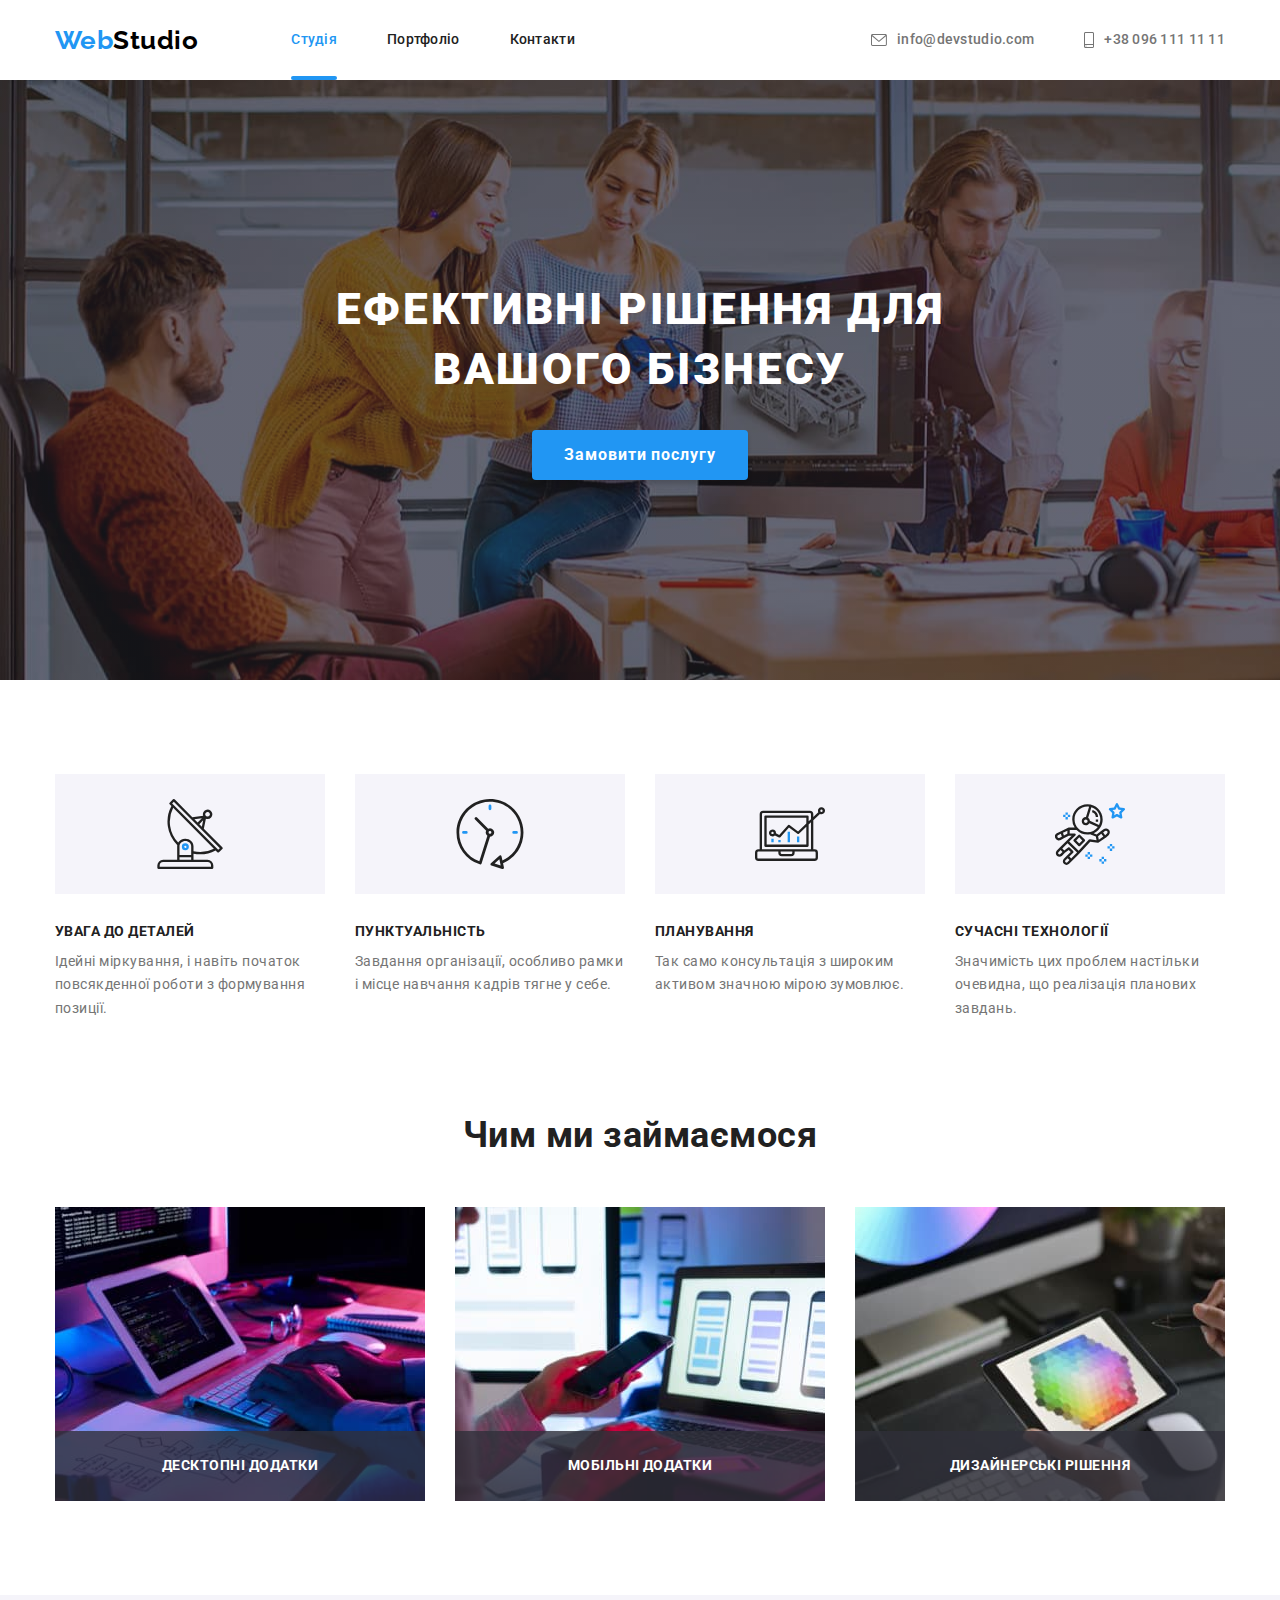
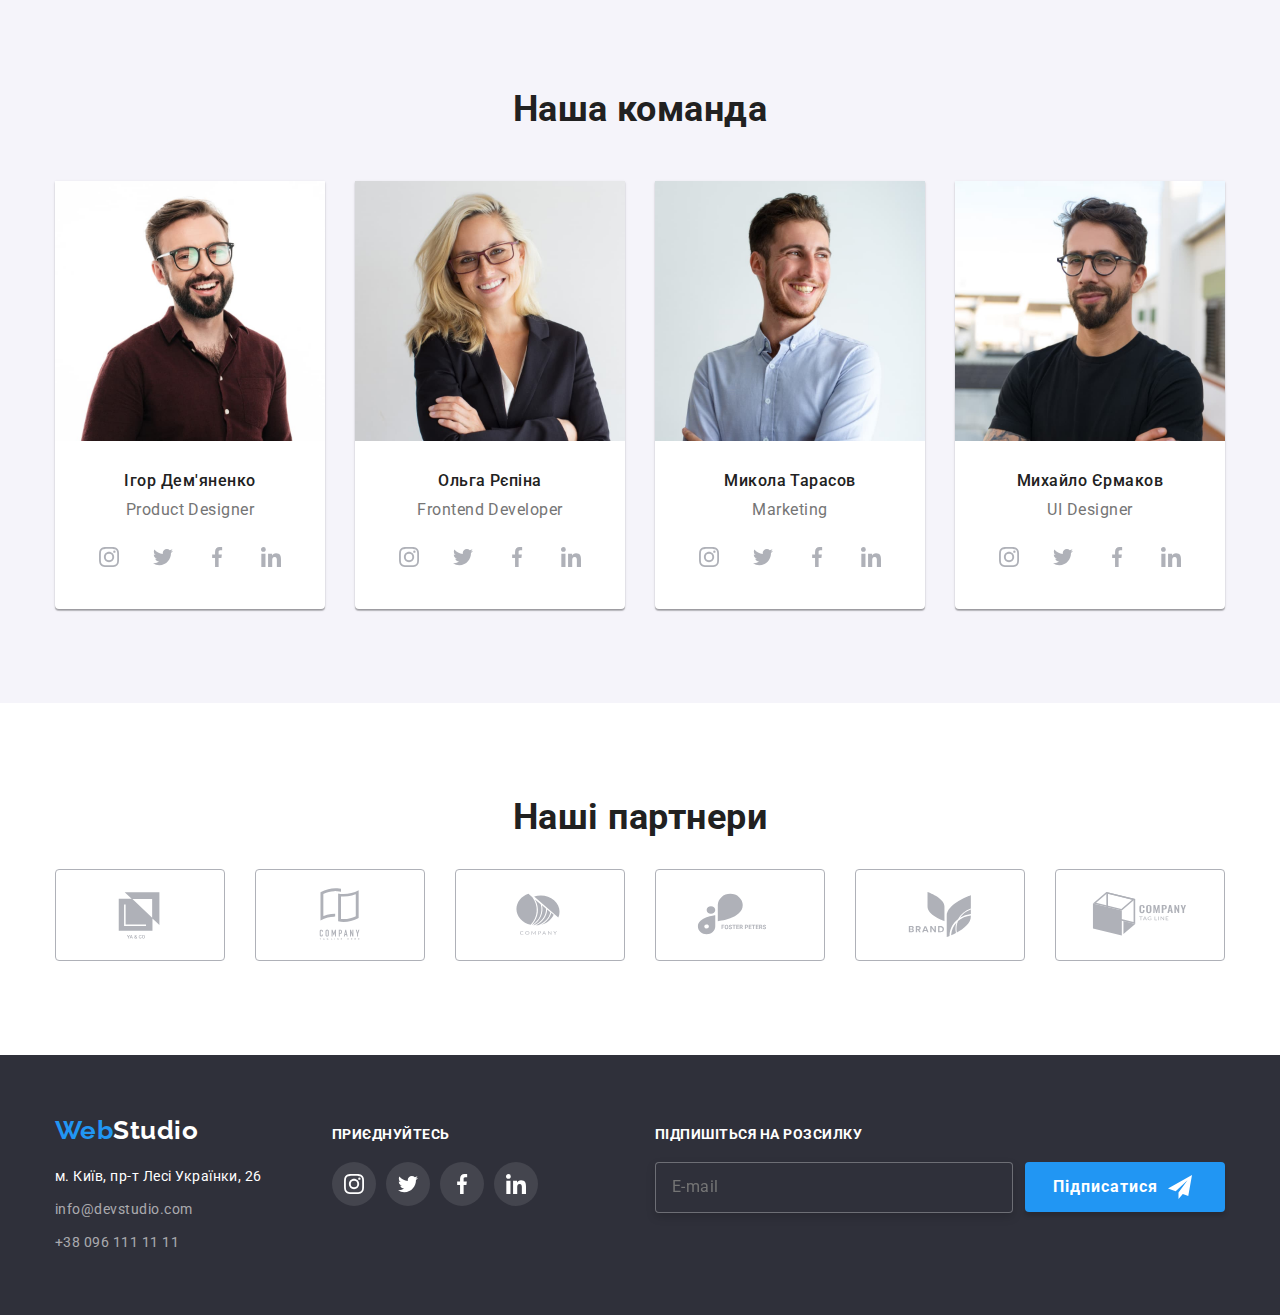
<file: index.html>
<!DOCTYPE html>
<html lang="uk">
  <head>
    <meta charset="UTF-8" />
    <meta http-equiv="X-UA-Compatible" content="IE=edge" />
    <meta name="viewport" content="width=device-width, initial-scale=1.0" />
    <title>Студія</title>
    <!-- Нормалізація -->
    <link
      rel="stylesheet"
      href="https://cdnjs.cloudflare.com/ajax/libs/modern-normalize/1.1.0/modern-normalize.min.css"
    />
    <!-- Шрифти -->
    <link rel="preconnect" href="https://fonts.googleapis.com" />
    <link rel="preconnect" href="https://fonts.gstatic.com" crossorigin />
    <link
      href="https://fonts.googleapis.com/css2?family=Raleway:wght@700&family=Roboto:wght@400;500;700;900&display=swap"
      rel="stylesheet"
    />
    <!-- Стилі -->
    <link rel="stylesheet" href="./css/styles.css" />
  </head>
  <body>
    <!--Шапка сторінки-->
    <header>
      <div class="container">
        <div class="header-container">
          <nav class="header-nav">
            <a href="./index.html" class="logo header-logo">
              <span class="first-color-logo">Web</span>Studio
            </a>
            <ul class="site-nav">
              <li class="nav-item"><a href="./index.html" class="nav-link current">Студія</a></li>
              <li class="nav-item"><a href="./portfolio.html" class="nav-link">Портфоліо</a></li>
              <li class="nav-item"><a href="" class="nav-link"> Контакти </a></li>
            </ul>
          </nav>
          <ul class="contact-info">
            <li class="contact-item">
              <a href="mailto:info@devstudio.com" class="contact-link">
                <svg class="mailto" width="16" height="12">
                  <use href="./images/icons/icons.svg#icon-envelope"></use>
                </svg>
                info@devstudio.com
              </a>
            </li>
            <li class="contact-item">
              <a href="tel:+380961111111" class="contact-link">
                <svg class="smartphone" width="10" height="16">
                  <use href="./images/icons/icons.svg#icon-smartphone"></use>
                </svg>
                +38 096 111 11 11
              </a>
            </li>
          </ul>
        </div>
      </div>
    </header>

    <!--Основний контент сторінки-->
    <main>
      <!--Банер-->
      <section class="section-banner">
        <h1 class="banner-title">Ефективні рішення для вашого бізнесу</h1>
        <button type="button" class="button primery" data-modal-open>Замовити послугу</button>
      </section>

      <!--Особливості-->
      <section class="section features">
        <div class="container">
          <h2 class="features-title visually-hidden">Особливості</h2>
          <ul class="features-list">
            <li class="features-item">
              <div class="features-icon-conteiner">
                <svg class="features-icon" width="70" height="70">
                  <use href="./images/icons/icons.svg#icon-antenna"></use>
                </svg>
              </div>
              <h3 class="features-accent">Увага до деталей</h3>
              <p class="features-text">
                Ідейні міркування, і навіть початок повсякденної роботи з формування позиції.
              </p>
            </li>
            <li class="features-item">
              <div class="features-icon-conteiner">
                <svg class="features-icon" width="70" height="70">
                  <use href="./images/icons/icons.svg#icon-clock"></use>
                </svg>
              </div>
              <h3 class="features-accent">Пунктуальність</h3>
              <p class="features-text">
                Завдання організації, особливо рамки і місце навчання кадрів тягне у себе.
              </p>
            </li>
            <li class="features-item">
              <div class="features-icon-conteiner">
                <svg class="features-icon" width="70" height="70">
                  <use href="./images/icons/icons.svg#icon-diagram"></use>
                </svg>
              </div>
              <h3 class="features-accent">Планування</h3>
              <p class="features-text">
                Так само консультація з широким активом значною мірою зумовлює.
              </p>
            </li>
            <li class="features-item">
              <div class="features-icon-conteiner">
                <svg class="features-icon" width="70" height="70">
                  <use href="./images/icons/icons.svg#icon-astronaut"></use>
                </svg>
              </div>
              <h3 class="features-accent">Сучасні технології</h3>
              <p class="features-text">
                Значимість цих проблем настільки очевидна, що реалізація планових завдань.
              </p>
            </li>
          </ul>
        </div>
      </section>

      <!--Чим ми займаємось-->
      <section class="section work">
        <div class="container">
          <h2 class="work-title">Чим ми займаємося</h2>
          <ul class="work-list">
            <li class="work-item">
              <img src="./images/main-page/box-1.jpg" alt="Бокс 1" width="370" />
              <p class="work-description">Десктопні додатки</p>
            </li>
            <li class="work-item">
              <img src="./images/main-page/box-2.jpg" alt="Бокс 2" width="370" />
              <p class="work-description">Мобільні додатки</p>
            </li>
            <li class="work-item">
              <img src="./images/main-page/box-3.jpg" alt="Бокс 3" width="370" />
              <p class="work-description">Дизайнерські рішення</p>
            </li>
          </ul>
        </div>
      </section>

      <!--Наша команда-->
      <section class="section our-team">
        <div class="container">
          <h2 class="team-title">Наша команда</h2>
          <ul class="team-list">
            <li class="team-item">
              <img
                class="team-foto"
                src="./images/main-page/img-1.jpg"
                alt="Ігор Дем'яненко"
                width="270"
              />
              <div class="team-description">
                <h3 class="team-people">Ігор Дем'яненко</h3>
                <p lang="en" class="team-job">Product Designer</p>
                <ul class="team-socials-list">
                  <li class="socials-item">
                    <a class="socials-link" href="#">
                      <svg class="socials-icon" width="20" height="20">
                        <use href="./images/icons/icons.svg#icon-instagram"></use>
                      </svg>
                    </a>
                  </li>
                  <li class="socials-item">
                    <a class="socials-link" href="#">
                      <svg class="socials-icon" width="20" height="20">
                        <use href="./images/icons/icons.svg#icon-twitter"></use>
                      </svg>
                    </a>
                  </li>
                  <li class="socials-item">
                    <a class="socials-link" href="#">
                      <svg class="socials-icon" width="20" height="20">
                        <use href="./images/icons/icons.svg#icon-facebook"></use>
                      </svg>
                    </a>
                  </li>
                  <li class="socials-item">
                    <a class="socials-link" href="#">
                      <svg class="socials-icon" width="20" height="20">
                        <use href="./images/icons/icons.svg#icon-linkedin"></use>
                      </svg>
                    </a>
                  </li>
                </ul>
              </div>
            </li>
            <li class="team-item">
              <img
                class="team-foto"
                src="./images/main-page/img-2.jpg"
                alt="Ольга Рєпіна"
                width="270"
              />
              <div class="team-description">
                <h3 class="team-people">Ольга Рєпіна</h3>
                <p lang="en" class="team-job">Frontend Developer</p>
                <ul class="team-socials-list">
                  <li class="socials-item">
                    <a class="socials-link" href="#">
                      <svg class="socials-icon" width="20" height="20">
                        <use href="./images/icons/icons.svg#icon-instagram"></use>
                      </svg>
                    </a>
                  </li>
                  <li class="socials-item">
                    <a class="socials-link" href="#">
                      <svg class="socials-icon" width="20" height="20">
                        <use href="./images/icons/icons.svg#icon-twitter"></use>
                      </svg>
                    </a>
                  </li>
                  <li class="socials-item">
                    <a class="socials-link" href="#">
                      <svg class="socials-icon" width="20" height="20">
                        <use href="./images/icons/icons.svg#icon-facebook"></use>
                      </svg>
                    </a>
                  </li>
                  <li class="socials-item">
                    <a class="socials-link" href="#">
                      <svg class="socials-icon" width="20" height="20">
                        <use href="./images/icons/icons.svg#icon-linkedin"></use>
                      </svg>
                    </a>
                  </li>
                </ul>
              </div>
            </li>
            <li class="team-item">
              <img
                class="team-foto"
                src="./images/main-page/img-3.jpg"
                alt="Микола Тарасов"
                width="270"
              />
              <div class="team-description">
                <h3 class="team-people">Микола Тарасов</h3>
                <p lang="en" class="team-job">Marketing</p>
                <ul class="team-socials-list">
                  <li class="socials-item">
                    <a class="socials-link" href="#">
                      <svg class="socials-icon" width="20" height="20">
                        <use href="./images/icons/icons.svg#icon-instagram"></use>
                      </svg>
                    </a>
                  </li>
                  <li class="socials-item">
                    <a class="socials-link" href="#">
                      <svg class="socials-icon" width="20" height="20">
                        <use href="./images/icons/icons.svg#icon-twitter"></use>
                      </svg>
                    </a>
                  </li>
                  <li class="socials-item">
                    <a class="socials-link" href="#">
                      <svg class="socials-icon" width="20" height="20">
                        <use href="./images/icons/icons.svg#icon-facebook"></use>
                      </svg>
                    </a>
                  </li>
                  <li class="socials-item">
                    <a class="socials-link" href="#">
                      <svg class="socials-icon" width="20" height="20">
                        <use href="./images/icons/icons.svg#icon-linkedin"></use>
                      </svg>
                    </a>
                  </li>
                </ul>
              </div>
            </li>
            <li class="team-item">
              <img
                class="team-foto"
                src="./images/main-page/img-4.jpg"
                alt="Михайло Єрмаков"
                width="270"
              />
              <div class="team-description">
                <h3 class="team-people">Михайло Єрмаков</h3>
                <p lang="en" class="team-job">UI Designer</p>
                <ul class="team-socials-list">
                  <li class="socials-item">
                    <a class="socials-link" href="#">
                      <svg class="socials-icon" width="20" height="20">
                        <use href="./images/icons/icons.svg#icon-instagram"></use>
                      </svg>
                    </a>
                  </li>
                  <li class="socials-item">
                    <a class="socials-link" href="#">
                      <svg class="socials-icon" width="20" height="20">
                        <use href="./images/icons/icons.svg#icon-twitter"></use>
                      </svg>
                    </a>
                  </li>
                  <li class="socials-item">
                    <a class="socials-link" href="#">
                      <svg class="socials-icon" width="20" height="20">
                        <use href="./images/icons/icons.svg#icon-facebook"></use>
                      </svg>
                    </a>
                  </li>
                  <li class="socials-item">
                    <a class="socials-link" href="#">
                      <svg class="socials-icon" width="20" height="20">
                        <use href="./images/icons/icons.svg#icon-linkedin"></use>
                      </svg>
                    </a>
                  </li>
                </ul>
              </div>
            </li>
          </ul>
        </div>
      </section>

      <!--Наші партнери -->
      <section class="section partners">
        <div class="container">
          <h2 class="partners-title">Наші партнери</h2>
          <ul class="partners-list">
            <li class="partners-item">
              <a class="partners-link" href="#">
                <svg width="106" height="60">
                  <use href="./images/icons/icons.svg#icon-client-1"></use>
                </svg>
              </a>
            </li>
            <li class="partners-item">
              <a class="partners-link" href="#">
                <svg width="106" height="60">
                  <use href="./images/icons/icons.svg#icon-client-2"></use>
                </svg>
              </a>
            </li>
            <li class="partners-item">
              <a class="partners-link" href="#">
                <svg width="106" height="60">
                  <use href="./images/icons/icons.svg#icon-client-3"></use>
                </svg>
              </a>
            </li>
            <li class="partners-item">
              <a class="partners-link" href="#">
                <svg width="106" height="60">
                  <use href="./images/icons/icons.svg#icon-client-4"></use>
                </svg>
              </a>
            </li>
            <li class="partners-item">
              <a class="partners-link" href="#">
                <svg width="106" height="60">
                  <use href="./images/icons/icons.svg#icon-client-5"></use>
                </svg>
              </a>
            </li>
            <li class="partners-item">
              <a class="partners-link" href="#">
                <svg width="106" height="60">
                  <use href="./images/icons/icons.svg#icon-client-6"></use>
                </svg>
              </a>
            </li>
          </ul>
        </div>
      </section>
    </main>

    <!--Підвал сторінки-->
    <footer class="footer">
      <div class="container footer-container">
        <!-- Адреса компанії -->
        <div class="footer-address-list">
          <a href="./index.html" class="logo footer-logo">
            <span class="first-color-logo">Web</span><span class="second-color-logo">Studio</span>
          </a>
          <address>
            <ul class="footer-list">
              <li class="address-item">
                <a
                  href="https://goo.gl/maps/7CsHQQZuGeeyRnXi9"
                  target="_blank"
                  rel="noopener noreferrer nofollow"
                  class="address-link"
                >
                  м. Київ, пр-т Лесі Українки, 26
                </a>
              </li>
              <li class="address-item">
                <a href="mailto:info@devstudio.com" class="footer-link">info@devstudio.com</a>
              </li>
              <li class="address-item">
                <a href="tel:+380961111111" class="footer-link">+38 096 111 11 11</a>
              </li>
            </ul>
          </address>
        </div>
        <!-- Соціальні мережі компанії -->
        <div class="footer-socials">
          <h2 class="footer-title">приєднуйтесь</h2>
          <ul class="footer-socails-list">
            <li class="footer-socials-item">
              <a class="footer-socials-link" href="#">
                <svg class="footer-socials-icon" width="20" height="20">
                  <use href="./images/icons/icons.svg#icon-instagram"></use>
                </svg>
              </a>
            </li>
            <li class="footer-socials-item">
              <a class="footer-socials-link" href="#">
                <svg class="footer-socials-icon" width="20" height="20">
                  <use href="./images/icons/icons.svg#icon-twitter"></use>
                </svg>
              </a>
            </li>
            <li class="footer-socials-item">
              <a class="footer-socials-link" href="#">
                <svg class="footer-socials-icon" width="20" height="20">
                  <use href="./images/icons/icons.svg#icon-facebook"></use>
                </svg>
              </a>
            </li>
            <li class="footer-socials-item">
              <a class="footer-socials-link" href="#">
                <svg class="footer-socials-icon" width="20" height="20">
                  <use href="./images/icons/icons.svg#icon-linkedin"></use>
                </svg>
              </a>
            </li>
          </ul>
        </div>
        <!-- Форма підписки -->
        <form class="footer-subscription">
          <h3 class="footer-title">Підпишіться на розсилку</h3>
          <div class="footer-subscription-item">
            <input
              class="footer-subscription-box"
              type="email"
              placeholder="E-mail"
              name="footer-subscription"
            />
            <button class="button footer-subscription-btn" type="submit">
              Підписатися
              <svg width="24" height="24">
                <use href="./images/icons/icons.svg#icon-send-plane"></use>
              </svg>
            </button>
          </div>
        </form>
      </div>
    </footer>

    <!-- Модальне вікно -->
    <div class="backdrop is-hidden" data-modal>
      <div class="modal">
        <button class="modal-close-btn" type="button" data-modal-close>
          <svg width="18" height="18">
            <use href="./images/icons/icons.svg#icon-close"></use>
          </svg>
        </button>

        <h3 class="modal-title">Залиште свої дані, ми вам передзвонимо</h3>
        <form name="contact-form">
          <ul class="modal-list">
            <li class="modal-item">
              <label class="form-field-label" for="user-name">Ім'я</label>
              <div class="form-field-box">
                <input class="form-field-input" id="user-name" type="text" name="user-name" />
                <svg class="form-field-icon" width="18" height="18">
                  <use href="./images/icons/icons.svg#icon-user"></use>
                </svg>
              </div>
            </li>
            <li class="modal-item">
              <label class="form-field-label" for="user-tel">Телефон</label>
              <div class="form-field-box">
                <input class="form-field-input" id="user-tel" type="tel" name="user-tel" />
                <svg class="form-field-icon" width="18" height="18">
                  <use href="./images/icons/icons.svg#icon-phone"></use>
                </svg>
              </div>
            </li>
            <li class="modal-item">
              <label class="form-field-label" for="user-email">Пошта</label>
              <div class="form-field-box">
                <input class="form-field-input" id="user-email" type="email" name="user-email" />
                <svg class="form-field-icon" width="18" height="18">
                  <use href="./images/icons/icons.svg#icon-email"></use>
                </svg>
              </div>
            </li>
            <li class="modal-item">
              <label class="form-field-label" for="feedback" rows="">Коментар</label>
              <textarea
                class="form-field-textarea"
                name="feedback"
                id="feedback"
                placeholder="Введіть текст"
              ></textarea>
            </li>
          </ul>
          <div class="form-field-checkbox checkbox">
            <input class="checkbox-input" type="checkbox" name="policy" id="policy" />
            <svg class="checkbox-icon" width="16" height="15">
              <use href="./images/icons/icons.svg#icon-complate"></use>
            </svg>
            <label class="checkbox-description" for="policy"
              >Погоджуюся з розсилкою та приймаю
              <a class="checkbox-policy" href="#">Умови договору</a></label
            >
          </div>
          <button class="button form-field-btn" type="submit">Відправити</button>
        </form>
      </div>
    </div>
    <script src="./js/modal.js"></script>
  </body>
</html>
</file>
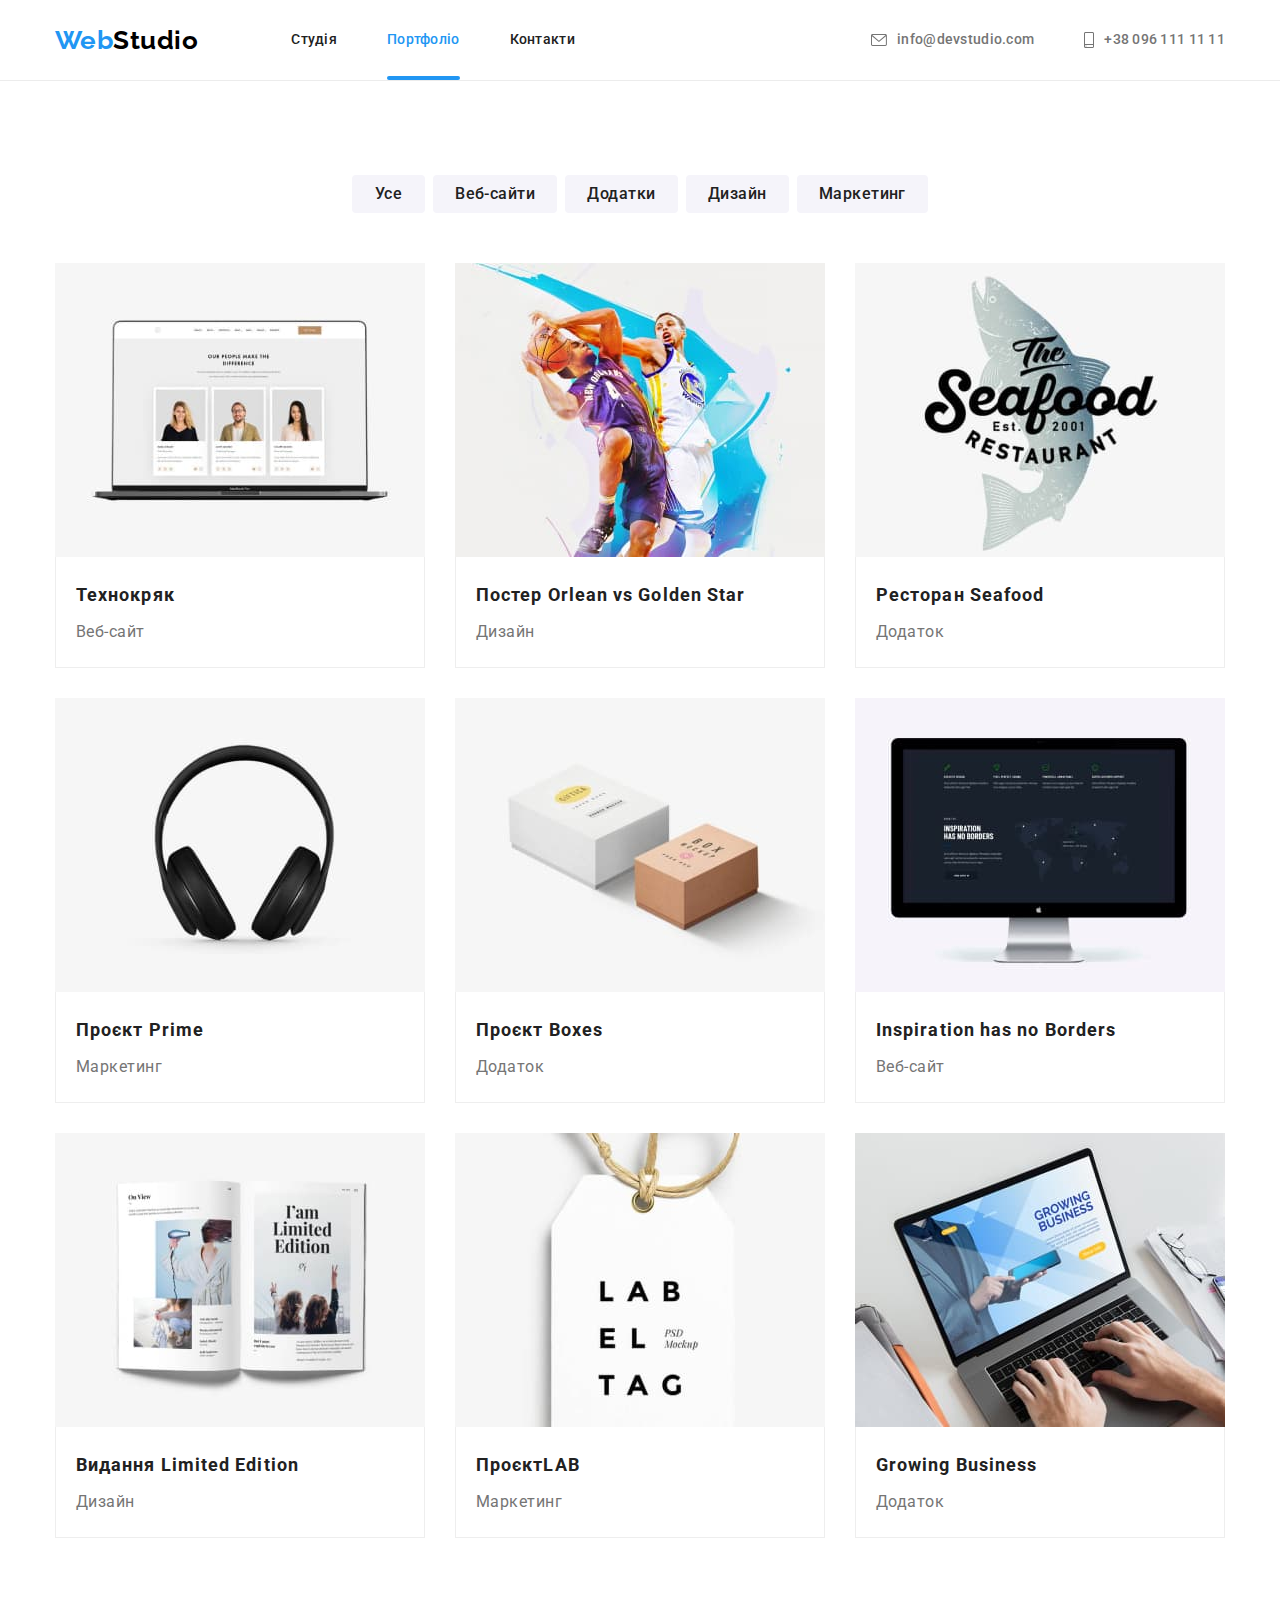
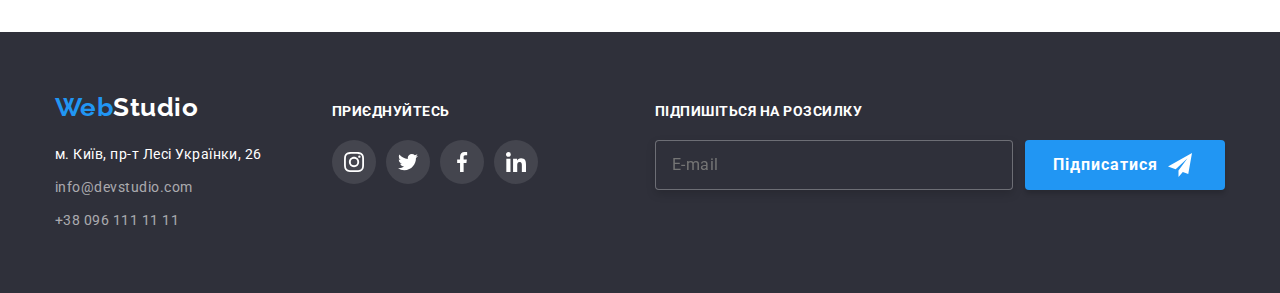
<file: portfolio.html>
<!DOCTYPE html>
<html lang="uk">
  <head>
    <meta charset="UTF-8" />
    <meta http-equiv="X-UA-Compatible" content="IE=edge" />
    <meta name="viewport" content="width=device-width, initial-scale=1.0" />
    <title>Студія</title>
    <!-- Нормалізація -->
    <link
      rel="stylesheet"
      href="https://cdnjs.cloudflare.com/ajax/libs/modern-normalize/1.1.0/modern-normalize.min.css"
    />
    <!-- Шрифти -->
    <link rel="preconnect" href="https://fonts.googleapis.com" />
    <link rel="preconnect" href="https://fonts.gstatic.com" crossorigin />
    <link
      href="https://fonts.googleapis.com/css2?family=Raleway:wght@700&family=Roboto:wght@400;500;700;900&display=swap"
      rel="stylesheet"
    />
    <!-- Стилі -->
    <link rel="stylesheet" href="./css/styles.css" />
  </head>
  <body>
    <!--Шапка сторінки-->
    <header class="header">
      <div class="container">
        <div class="header-container">
          <nav class="header-nav">
            <a href="./index.html" class="logo header-logo">
              <span class="first-color-logo">Web</span>Studio
            </a>
            <ul class="site-nav">
              <li class="nav-item"><a href="./index.html" class="nav-link">Студія</a></li>
              <li class="nav-item">
                <a href="./portfolio.html" class="nav-link current">Портфоліо</a>
              </li>
              <li class="nav-item"><a href="" class="nav-link"> Контакти </a></li>
            </ul>
          </nav>
          <ul class="contact-info">
            <li class="contact-item">
              <a href="mailto:info@devstudio.com" class="contact-link">
                <svg class="mailto" width="16" height="12">
                  <use href="./images/icons/icons.svg#icon-envelope"></use>
                </svg>
                info@devstudio.com
              </a>
            </li>
            <li class="contact-item">
              <a href="tel:+380961111111" class="contact-link">
                <svg class="smartphone" width="10" height="16">
                  <use href="./images/icons/icons.svg#icon-smartphone"></use>
                </svg>
                +38 096 111 11 11
              </a>
            </li>
          </ul>
        </div>
      </div>
    </header>

    <!--Основний контент сторінки-->
    <main>
      <section class="section portfolio">
        <div class="container">
          <h1 class="portfolio-title visually-hidden">Портфоліо</h1>
          <!--Фільтр-->
          <ul class="filter">
            <li><button type="button" class="button secondary">Усе</button></li>
            <li><button type="button" class="button secondary">Веб-сайти</button></li>
            <li><button type="button" class="button secondary">Додатки</button></li>
            <li><button type="button" class="button secondary">Дизайн</button></li>
            <li><button type="button" class="button secondary">Маркетинг</button></li>
          </ul>

          <!--Портфоліо робіт-->
          <ul class="portfolio-list">
            <li class="portfolio-parts">
              <a href="#" class="portfolio-item">
                <div class="portfolio-overlay-box">
                  <img src="./images/portfolio/project-1.jpg" alt="project-1" width="370" />
                  <div class="portfolio-overlay">
                    <p class="portfolio-overlay-text">
                      Ресурс пропонує комплексні пропозиції з різним рівнем функціоналу та сервісів.
                      Все це дозволить відвідувачу отримати вичерпні відомості про компанію чи
                      приватну особу.
                    </p>
                  </div>
                </div>
                <div class="portfolio-name">
                  <h2 class="portfolio-sample">Технокряк</h2>
                  <p class="portfolio-type">Веб-сайт</p>
                </div>
              </a>
            </li>
            <li class="portfolio-parts">
              <a href="#" class="portfolio-item">
                <div class="portfolio-overlay-box">
                  <img src="./images/portfolio/project-2.jpg" alt="project-2" width="370" />
                  <div class="portfolio-overlay">
                    <p class="portfolio-overlay-text">
                      Ресурс пропонує комплексні пропозиції з різним рівнем функціоналу та сервісів.
                      Все це дозволить відвідувачу отримати вичерпні відомості про компанію чи
                      приватну особу.
                    </p>
                  </div>
                </div>
                <div class="portfolio-name">
                  <h2 class="portfolio-sample">
                    Постер <span lang="en"> Orlean vs Golden Star</span>
                  </h2>
                  <p class="portfolio-type">Дизайн</p>
                </div>
              </a>
            </li>
            <li class="portfolio-parts">
              <a href="#" class="portfolio-item">
                <div class="portfolio-overlay-box">
                  <img src="./images/portfolio/project-3.jpg" alt="project-3" width="370" />
                  <div class="portfolio-overlay">
                    <p class="portfolio-overlay-text">
                      Ресурс пропонує комплексні пропозиції з різним рівнем функціоналу та сервісів.
                      Все це дозволить відвідувачу отримати вичерпні відомості про компанію чи
                      приватну особу.
                    </p>
                  </div>
                </div>
                <div class="portfolio-name">
                  <h2 class="portfolio-sample">Ресторан <span lang="en">Seafood</span></h2>
                  <p class="portfolio-type">Додаток</p>
                </div>
              </a>
            </li>
            <li class="portfolio-parts">
              <a href="#" class="portfolio-item">
                <div class="portfolio-overlay-box">
                  <img src="./images/portfolio/project-4.jpg" alt="project-4" width="370" />
                  <div class="portfolio-overlay">
                    <p class="portfolio-overlay-text">
                      Ресурс пропонує комплексні пропозиції з різним рівнем функціоналу та сервісів.
                      Все це дозволить відвідувачу отримати вичерпні відомості про компанію чи
                      приватну особу.
                    </p>
                  </div>
                </div>
                <div class="portfolio-name">
                  <h2 class="portfolio-sample">Проєкт <span lang="en">Prime</span></h2>
                  <p class="portfolio-type">Маркетинг</p>
                </div>
              </a>
            </li>
            <li class="portfolio-parts">
              <a href="#" class="portfolio-item">
                <div class="portfolio-overlay-box">
                  <img src="./images/portfolio/project-5.jpg" alt="project-5" width="370" />
                  <div class="portfolio-overlay">
                    <p class="portfolio-overlay-text">
                      Ресурс пропонує комплексні пропозиції з різним рівнем функціоналу та сервісів.
                      Все це дозволить відвідувачу отримати вичерпні відомості про компанію чи
                      приватну особу.
                    </p>
                  </div>
                </div>
                <div class="portfolio-name">
                  <h2 class="portfolio-sample">Проєкт <span lang="en">Boxes</span></h2>
                  <p class="portfolio-type">Додаток</p>
                </div>
              </a>
            </li>
            <li class="portfolio-parts">
              <a href="#" class="portfolio-item">
                <div class="portfolio-overlay-box">
                  <img src="./images/portfolio/project-6.jpg" alt="project-6" width="370" />
                  <div class="portfolio-overlay">
                    <p class="portfolio-overlay-text">
                      Ресурс пропонує комплексні пропозиції з різним рівнем функціоналу та сервісів.
                      Все це дозволить відвідувачу отримати вичерпні відомості про компанію чи
                      приватну особу.
                    </p>
                  </div>
                </div>
                <div class="portfolio-name">
                  <h2 class="portfolio-sample">
                    <span lang="en">Inspiration has no Borders</span>
                  </h2>
                  <p class="portfolio-type">Веб-сайт</p>
                </div>
              </a>
            </li>
            <li class="portfolio-parts">
              <a href="#" class="portfolio-item">
                <div class="portfolio-overlay-box">
                  <img src="./images/portfolio/project-7.jpg" alt="project-7" width="370" />
                  <div class="portfolio-overlay">
                    <p class="portfolio-overlay-text">
                      Ресурс пропонує комплексні пропозиції з різним рівнем функціоналу та сервісів.
                      Все це дозволить відвідувачу отримати вичерпні відомості про компанію чи
                      приватну особу.
                    </p>
                  </div>
                </div>
                <div class="portfolio-name">
                  <h2 class="portfolio-sample">Видання <span lang="en">Limited Edition</span></h2>
                  <p class="portfolio-type">Дизайн</p>
                </div>
              </a>
            </li>
            <li class="portfolio-parts">
              <a href="#" class="portfolio-item">
                <div class="portfolio-overlay-box">
                  <img src="./images/portfolio/project-8.jpg" alt="project-8" width="370" />
                  <div class="portfolio-overlay">
                    <p class="portfolio-overlay-text">
                      Ресурс пропонує комплексні пропозиції з різним рівнем функціоналу та сервісів.
                      Все це дозволить відвідувачу отримати вичерпні відомості про компанію чи
                      приватну особу.
                    </p>
                  </div>
                </div>
                <div class="portfolio-name">
                  <h2 class="portfolio-sample">Проєкт<span lang="en">LAB</span></h2>
                  <p class="portfolio-type">Маркетинг</p>
                </div>
              </a>
            </li>
            <li class="portfolio-parts">
              <a href="#" class="portfolio-item">
                <div class="portfolio-overlay-box">
                  <img src="./images/portfolio/project-9.jpg" alt="project-9" width="370" />
                  <div class="portfolio-overlay">
                    <p class="portfolio-overlay-text">
                      Ресурс пропонує комплексні пропозиції з різним рівнем функціоналу та сервісів.
                      Все це дозволить відвідувачу отримати вичерпні відомості про компанію чи
                      приватну особу.
                    </p>
                  </div>
                </div>
                <div class="portfolio-name">
                  <h2 class="portfolio-sample"><span lang="en">Growing Business</span></h2>
                  <p class="portfolio-type">Додаток</p>
                </div>
              </a>
            </li>
          </ul>
        </div>
      </section>
    </main>

    <!--Підвал сторінки-->
    <footer class="footer">
      <div class="container footer-container">
        <!-- Адреса компанії -->
        <div class="footer-address-list">
          <a href="./index.html" class="logo footer-logo">
            <span class="first-color-logo">Web</span><span class="second-color-logo">Studio</span>
          </a>
          <address>
            <ul class="footer-list">
              <li class="address-item">
                <a
                  href="https://goo.gl/maps/7CsHQQZuGeeyRnXi9"
                  target="_blank"
                  rel="noopener noreferrer nofollow"
                  class="address-link"
                >
                  м. Київ, пр-т Лесі Українки, 26
                </a>
              </li>
              <li class="address-item">
                <a href="mailto:info@devstudio.com" class="footer-link">info@devstudio.com</a>
              </li>
              <li class="address-item">
                <a href="tel:+380961111111" class="footer-link">+38 096 111 11 11</a>
              </li>
            </ul>
          </address>
        </div>
        <!-- Соціальні мережі компанії -->
        <div class="footer-socials">
          <h2 class="footer-title">приєднуйтесь</h2>
          <ul class="footer-socails-list">
            <li class="footer-socials-item">
              <a class="footer-socials-link" href="#">
                <svg class="footer-socials-icon" width="20" height="20">
                  <use href="./images/icons/icons.svg#icon-instagram"></use>
                </svg>
              </a>
            </li>
            <li class="footer-socials-item">
              <a class="footer-socials-link" href="#">
                <svg class="footer-socials-icon" width="20" height="20">
                  <use href="./images/icons/icons.svg#icon-twitter"></use>
                </svg>
              </a>
            </li>
            <li class="footer-socials-item">
              <a class="footer-socials-link" href="#">
                <svg class="footer-socials-icon" width="20" height="20">
                  <use href="./images/icons/icons.svg#icon-facebook"></use>
                </svg>
              </a>
            </li>
            <li class="footer-socials-item">
              <a class="footer-socials-link" href="#">
                <svg class="footer-socials-icon" width="20" height="20">
                  <use href="./images/icons/icons.svg#icon-linkedin"></use>
                </svg>
              </a>
            </li>
          </ul>
        </div>
        <!-- Форма підписки -->
        <form class="footer-subscription">
          <h3 class="footer-title">Підпишіться на розсилку</h3>
          <div class="footer-subscription-item">
            <input
              class="footer-subscription-box"
              type="email"
              placeholder="E-mail"
              name="footer-subscription"
            />
            <button class="button footer-subscription-btn" type="submit">
              Підписатися
              <svg width="24" height="24">
                <use href="./images/icons/icons.svg#icon-send-plane"></use>
              </svg>
            </button>
          </div>
        </form>
      </div>
    </footer>
  </body>
</html>
</file>
<file: css/styles.css>
:root {
  --primery-text-color: #757575;
  --title-text-color: #212121;
  --accent-color: #2196f3;
  --primery-white-color: #ffffff;
  --primery-black-color: #000000;
  --address-second-color: rgba(255, 255, 255, 0.6);
  --primery-bg-color: #2f303a;
  --button-primery-bg-color: #2196f3;
  --button-bg-active-color: #188ce8;
  --special-bg-color: #f5f4fa;
  --portfolio-bg-color: #eeeeee;
  --border-header-color: #ececec;
  --bg-gradient-color: rgba(47, 48, 58, 0.4);
  --bg-banner-color: #c4c4c4;
  --border-icon-color: #afb1b8;
  --footer-bg-icon: rgba(255, 255, 255, 0.1);
  --footer-subscription-box-bg: #2f303a;

  --timing-funk: cubic-bezier(0.4, 0, 0.2, 1);
}

body {
  background-color: var(--primery-white-color);
  color: var(--primery-text-color);
  font-family: 'Roboto', sans-serif;
  letter-spacing: 0.03em;
}

ul {
  list-style: none;
  margin: 0;
  padding: 0;
}

img {
  display: block;
  max-width: 100%;
  height: auto;
}

h1,
h2,
h3,
p {
  margin-top: 0;
}

/* Інформація по секціям загальна */

.container {
  width: 1200px;
  margin-left: auto;
  margin-right: auto;
  padding-left: 15px;
  padding-right: 15px;
}

.section {
  padding-top: 94px;
  padding-bottom: 94px;
}

.features-title,
.work-title,
.team-title,
.portfolio-title,
.partners-title,
.features-accent,
.team-people,
.portfolio-sample,
.modal-title {
  color: var(--title-text-color);
}

.features-title,
.work-title,
.team-title,
.portfolio-title,
.partners-title {
  font-weight: 700;
  font-size: 36px;
  line-height: 1.16;
  text-align: center;
}

.visually-hidden {
  position: absolute;
  white-space: nowrap;
  width: 1px;
  height: 1px;
  overflow: hidden;
  border: 0;
  padding: 0;
  clip: rect(0 0 0 0);
  clip-path: inset(50%);
  margin: -1px;
}

/* Шапка сайту*/

.header {
  border-bottom: 1px solid var(--border-header-color);
}
.logo {
  color: var(--primery-black-color);
  font-family: 'Raleway', sans-serif;
  font-weight: 700;
  font-size: 26px;
  line-height: 1.19;
  text-decoration: none;
}

.first-color-logo {
  color: var(--accent-color);
}

.header-container,
.header-nav {
  display: flex;
  justify-content: space-between;
  align-items: center;
}

.header-nav {
  gap: 93px;
}

.header-logo {
  display: flex;
}

/* Сайт навігація */

.site-nav,
.contact-info {
  display: flex;
  gap: 50px;
}

.nav-link {
  display: block;
  padding-top: 32px;
  padding-bottom: 32px;

  color: var(--title-text-color);
  font-weight: 500;
  font-size: 14px;
  line-height: 1.14;
  letter-spacing: 0.02em;
  text-decoration: none;

  transition: color 250ms var(--timing-funk);
}

.current {
  position: relative;
  color: var(--accent-color);
}

.current::after {
  position: absolute;
  content: '';
  display: block;
  width: 100%;
  height: 4px;
  bottom: 0;

  background: var(--accent-color);
  border-radius: 2px;
}

.contact-link {
  display: flex;
  gap: 10px;
  align-items: center;
  padding-top: 32px;
  padding-bottom: 32px;

  fill: var(--primery-text-color);
  color: var(--primery-text-color);

  font-weight: 500;
  font-size: 14px;
  line-height: 1.14;
  letter-spacing: 0.02em;
  text-decoration: none;

  transition: color 250ms var(--timing-funk), fill 250ms var(--timing-funk);
}

.nav-link:hover,
.nav-link:focus,
.contact-link:hover,
.contact-link:focus {
  color: var(--accent-color);
  fill: var(--accent-color);
}

/* Банер */

.section-banner {
  max-width: 1600px;
  padding-top: 200px;
  padding-bottom: 200px;
  margin-left: auto;
  margin-right: auto;

  background-image: linear-gradient(to top, var(--bg-gradient-color), var(--bg-gradient-color)),
    url(../images/main-page/hero-bg-img.jpg);
  background-color: var(--bg-banner-color);

  text-align: center;
}

.banner-title {
  max-width: 696px;
  margin: 0 auto 30px;

  color: var(--primery-white-color);
  font-weight: 900;
  font-size: 44px;
  line-height: 1.36;
  letter-spacing: 0.06em;
  text-transform: uppercase;
}

/* Кнопка */

.button {
  border-radius: 4px;
  border: transparent;

  font-family: inherit;
  font-size: 16px;
  cursor: pointer;
}

.primery {
  padding: 10px 32px;
  min-width: 216px;

  color: var(--primery-white-color);
  background-color: var(--button-primery-bg-color);
  font-weight: 700;
  line-height: 1.87;
  letter-spacing: 0.06em;
  box-shadow: 0px 4px 4px rgba(0, 0, 0, 0.15);

  transition: background-color 250ms var(--timing-funk);
}

.primery:hover,
.primery:focus {
  color: var(--primery-white-color);
  background-color: var(--button-bg-active-color);
}

.secondary {
  min-width: 73px;
  padding: 6px 22px;

  color: var(--title-text-color);
  background-color: var(--special-bg-color);
  font-weight: 500;
  line-height: 1.62;
  letter-spacing: 0.03em;

  transition: color 250ms var(--timing-funk), background-color 250ms var(--timing-funk),
    box-shadow 250ms var(--timing-funk);
}

.secondary:hover,
.secondary:focus {
  color: var(--primery-white-color);
  background-color: var(--button-primery-bg-color);
  box-shadow: 0px 3px 1px rgba(0, 0, 0, 0.1), 0px 1px 2px rgba(0, 0, 0, 0.08),
    0px 2px 2px rgba(0, 0, 0, 0.12);
}

/* Секція особливості */

.features-list {
  display: flex;
  gap: 30px;
}

.features-icon-conteiner {
  display: flex;
  justify-content: center;
  align-items: center;
  width: 270px;
  height: 120px;
  margin-bottom: 30px;

  background-color: var(--special-bg-color);
}

.features-accent {
  margin-bottom: 10px;

  font-weight: 700;
  font-size: 14px;
  line-height: 1.14;
  text-transform: uppercase;
}

.features-text {
  margin-bottom: 0;
  font-size: 14px;
  line-height: 1.71;
}

/* Чим ми замаємось */

.work {
  padding-top: 0;
}

.work-title {
  margin-bottom: 50px;
}

.work-list {
  display: flex;
}

.work-item {
  flex-basis: 370px;
  margin-right: 30px;
  position: relative;
}

.work-item:nth-child(3n) {
  margin-right: 0;
}

.work-description {
  position: absolute;
  display: flex;
  align-items: center;
  justify-content: center;
  margin-bottom: 0;
  width: 100%;
  height: 70px;
  bottom: 0;

  color: var(--primery-white-color);
  background: rgba(47, 48, 58, 0.8);

  font-weight: 700;
  font-size: 14px;
  line-height: 1.14em;
  text-transform: uppercase;
}

/* Наша команда */

.our-team {
  background-color: var(--special-bg-color);
}

.team-title {
  margin-bottom: 50px;
}

.team-list {
  display: flex;
}

.team-item {
  margin-right: 30px;

  background-color: var(--primery-white-color);
  border-radius: 0px 0px 4px 4px;
  box-shadow: 0px 1px 3px rgba(0, 0, 0, 0.12), 0px 1px 1px rgba(0, 0, 0, 0.14),
    0px 2px 1px rgba(0, 0, 0, 0.2);
}

.team-item:last-child {
  margin-right: 0;
}

.team-foto {
  flex-basis: 270px;
}

.team-description {
  padding-top: 30px;
  padding-bottom: 30px;
}

.team-people {
  margin-bottom: 10px;

  font-weight: 500;
  font-size: 16px;
  line-height: 1.19;
  text-align: center;
}

.team-job {
  margin-bottom: 16px;

  font-size: 16px;
  line-height: 1.19;
  text-align: center;
}

/* Соціальні мережі */

.team-socials-list {
  display: flex;
  align-items: center;
  justify-content: center;
  gap: 10px;
}

.socials-item {
  width: 44px;
  height: 44px;
}

.socials-link {
  display: flex;
  align-items: center;
  justify-content: center;
  width: 100%;
  height: 100%;
  background-color: var(--primery-white-color);
  fill: var(--border-icon-color);
  border-radius: 50%;
  cursor: pointer;

  transition: fill 250ms var(--timing-funk), background-color 250ms var(--timing-funk);
}

.socials-link:hover,
.socials-link:focus {
  fill: var(--primery-white-color);
  background-color: var(--accent-color);
}

/* Наші партнери */

.partners-list {
  display: flex;
  align-items: center;
  gap: 30px;
}

.partners-item {
  width: 170px;
  height: 92px;
}

.partners-link {
  display: flex;
  width: 100%;
  height: 100%;
  justify-content: center;
  align-items: center;
  fill: var(--border-icon-color);
  border: 1px solid var(--border-icon-color);
  border-radius: 4px;
  cursor: pointer;

  transition: fill 250ms var(--timing-funk), border-color 250ms var(--timing-funk);
}

.partners-link:hover,
.partners-link:focus {
  fill: var(--accent-color);
  border: 1px solid var(--accent-color);
}

/* Портфоліо */

.filter {
  display: flex;
  justify-content: center;
  margin-bottom: 50px;
  gap: 8px;
}

.portfolio-list {
  display: flex;
  flex-wrap: wrap;
}

.portfolio-parts {
  flex-basis: 370px;
  margin-right: 30px;
  margin-bottom: 30px;
}

.portfolio-parts:nth-child(3n) {
  margin-right: 0;
}

.portfolio-parts:nth-last-child(-n + 3) {
  margin-bottom: 0;
}

.portfolio-item {
  display: block;
  background-color: var(--portfolio-bg-color);
  text-decoration: none;
}

.portfolio-item:hover,
.portfolio-item:focus,
.portfolio-item:hover .portfolio-overlay,
.portfolio-item:focus .portfolio-overlay {
  box-shadow: 0px 1px 1px rgba(0, 0, 0, 0.12), 0px 4px 4px rgba(0, 0, 0, 0.06),
    1px 4px 6px rgba(0, 0, 0, 0.16);
  transform: translateY(0);
  transition: transform 250ms var(--timing-funk);
}

.portfolio-overlay-box {
  position: relative;
  overflow: hidden;
}

.portfolio-overlay {
  position: absolute;
  left: 0;
  bottom: 0;
  width: 100%;
  height: 100%;

  transform: translateY(101%);
  transition: transform 250ms var(--timing-funk);
}

.portfolio-overlay-text {
  margin-bottom: 0;
  padding: 63px 24px;

  color: var(--primery-white-color);
  background-color: rgba(33, 150, 243, 0.9);

  font-size: 18px;
  line-height: 1.56em;
  letter-spacing: 0.03em;
}

.portfolio-name {
  padding-top: 20px;
  padding-right: 24px;
  padding-bottom: 20px;
  padding-left: 20px;

  border-right: 1px solid var(--portfolio-bg-color);
  border-bottom: 1px solid var(--portfolio-bg-color);
  border-left: 1px solid var(--portfolio-bg-color);

  background-color: var(--primery-white-color);
}

.portfolio-sample {
  margin-bottom: 4px;

  font-weight: 700;
  font-size: 18px;
  line-height: 2;
  letter-spacing: 0.06em;
}

.portfolio-type {
  margin-bottom: 0;

  color: var(--primery-text-color);
  font-size: 16px;
  line-height: 1.88;
}

/* Підвал */

.footer {
  padding-top: 60px;
  padding-bottom: 60px;

  background-color: var(--primery-bg-color);
}

.footer-container {
  display: flex;
  align-items: baseline;
  gap: 70px;
}

.footer-logo {
  display: block;
  margin-bottom: 20px;
}
.second-color-logo,
.address-link {
  color: var(--primery-white-color);
}

.footer-link {
  color: var(--address-second-color);
}

.address-item {
  margin-bottom: 9px;
}

.address-item:last-child {
  margin-bottom: 0;
}

.address-link:hover,
.address-link:focus,
.footer-link:hover,
.footer-link:focus {
  color: var(--accent-color);
}

.address-link,
.footer-link {
  font-style: normal;
  font-size: 14px;
  line-height: 1.71;
  text-decoration: none;

  transition: color 250ms var(--timing-funk);
}

/* Соціальні мережі компанії */

.footer-title {
  margin-bottom: 20px;

  font-weight: 700;
  font-size: 14px;
  line-height: 1.14em;
  color: var(--primery-white-color);
  text-transform: uppercase;
}

.footer-socails-list {
  display: flex;
  align-items: center;
  gap: 10px;
}

.footer-socials-item {
  width: 44px;
  height: 44px;
}

.footer-socials-link {
  display: flex;
  justify-content: center;
  align-items: center;
  width: 100%;
  height: 100%;
  fill: var(--primery-white-color);
  background-color: var(--footer-bg-icon);
  border-radius: 50%;
  cursor: pointer;

  transition: background-color 250ms var(--timing-funk);
}

.footer-socials-link:hover,
.footer-socials-link:focus {
  background-color: var(--button-primery-bg-color);
}

/* Форма підписки  */

.footer-subscription {
  margin-left: auto;
}

.footer-subscription-item {
  display: flex;
  gap: 12px;
}

.footer-subscription-box {
  padding: 15px 16px;
  width: 358px;
  border: 1px solid rgba(255, 255, 255, 0.3);
  filter: drop-shadow(0px 4px 4px rgba(0, 0, 0, 0.15));
  background-color: var(--footer-subscription-box-bg);
  border-radius: 4px;
  color: var(--primery-white-color);
  letter-spacing: 0.03em;
}

.footer-subscription-btn {
  display: flex;
  gap: 10px;
  align-items: center;
  min-width: 200px;
  max-height: 50px;
  padding: 10px 28px;

  background-color: var(--accent-color);
  color: var(--primery-white-color);
  fill: var(--primery-white-color);
  box-shadow: 0px 4px 4px rgba(0, 0, 0, 0.15);

  font-weight: 700;
  font-size: 16px;
  line-height: 1.875em;
  letter-spacing: 0.06em;
}

/* Модальне вікно */

.backdrop {
  position: fixed;
  top: 0;
  left: 0;
  width: 100%;
  height: 100%;

  background-color: rgba(0, 0, 0, 0.2);
  opacity: 1;
  transition: opacity 250ms var(--timing-funk), visibility 250ms var(--timing-funk);
}

.is-hidden {
  opacity: 0;
  visibility: hidden;
  pointer-events: none;
}

.modal {
  position: absolute;
  top: 50%;
  left: 50%;
  transform: translate(-50%, -50%);
  width: 100%;
  max-width: 528px;
  height: 100%;
  max-height: 581px;
  padding: 40px;

  background-color: var(--primery-white-color);
  border: 1px solid rgba(0, 0, 0, 0.1);
  border-radius: 4px;
}

.modal-close-btn {
  position: absolute;
  display: flex;
  align-items: center;
  justify-content: center;
  top: 8px;
  right: 8px;
  width: 30px;
  height: 30px;
  border-radius: 50%;
  background-color: var(--primery-white-color);
  border: 1px solid rgba(0, 0, 0, 0.1);
  cursor: pointer;

  transition: fill 250ms var(--timing-funk);
}

.modal-close-btn:hover,
.modal-close-btn:focus {
  fill: var(--accent-color);
}

.modal-title {
  margin-bottom: 12px;

  font-weight: 700;
  font-size: 20px;
  line-height: 1.15em;
  text-align: center;
  letter-spacing: 0.03em;
}

/* Модальні питання */

.form-field-label {
  display: block;
  margin-bottom: 4px;

  font-size: 12px;
  line-height: 1.16em;
  letter-spacing: 0.01em;
}

.form-field-input {
  height: 40px;
  width: 100%;
  padding: 0 12px 0 42px;

  border: 1px solid rgba(33, 33, 33, 0.2);
  border-radius: 4px;

  outline: none;
  cursor: pointer;

  transition: border-color 250ms var(--timing-funk);
}

.form-field-input:focus,
.form-field-input:hover,
.form-field-textarea:focus,
.form-field-textarea:hover {
  border-color: var(--accent-color);
}

.form-field-input:focus + .form-field-icon,
.form-field-input:hover + .form-field-icon {
  fill: var(--accent-color);
}

.form-field-textarea {
  width: 100%;
  height: 120px;
  padding: 12px 16px;

  border: 1px solid rgba(33, 33, 33, 0.2);
  border-radius: 4px;

  outline: none;
  cursor: pointer;
}

.form-field-textarea::placeholder {
  font-size: 12px;
  line-height: 1.16em;
  letter-spacing: 0.01em;

  color: rgba(117, 117, 117, 0.5);
}

.form-field-box {
  position: relative;
}

.form-field-icon {
  position: absolute;
  top: 50%;
  left: 12px;
  transform: translateY(-50%);

  transition: fill 250ms var(--timing-funk);
}

.modal-list {
  margin-bottom: 20px;
}

.modal-item {
  margin-bottom: 10px;
}

.modal-item:last-child {
  margin-bottom: 0;
}

textarea {
  display: block;
  resize: none;
}

.form-field-checkbox {
  margin-bottom: 30px;
}

.checkbox {
  display: flex;
}

.checkbox-input {
  appearance: none;
}

.checkbox-icon {
  position: absolute;
  margin: 5px 7px 4px 13px;
  border: 2px solid var(--title-text-color);
  border-radius: 2px;
  fill: transparent;

  transition: fill 250ms var(--timing-funk), background-color 250ms var(--timing-funk),
    border-color 250ms var(--timing-funk);
}

.checkbox-input:checked + .checkbox-icon {
  fill: var(--primery-white-color);
  background-color: var(--accent-color);
  border-color: var(--accent-color);
}

.checkbox-description {
  position: relative;
  padding-left: 36px;
  margin-right: auto;

  font-size: 14px;
  line-height: 1.71em;
  letter-spacing: 0.03em;
}

.checkbox-policy {
  color: var(--accent-color);
}

.form-field-btn {
  display: block;
  min-width: 200px;
  min-height: 50px;
  padding: 10px 52px;
  margin: 0 auto;
  font-weight: 700;
  line-height: 1.875em;
  letter-spacing: 0.06em;

  background-color: var(--accent-color);
  color: var(--primery-white-color);

  transition: border-color 250ms var(--timing-funk), box-shadow 250ms var(--timing-funk);
}

.form-field-btn:hover,
.form-field-btn:focus {
  background-color: var(--button-bg-active-color);
  box-shadow: 0px 4px 4px rgba(0, 0, 0, 0.15);
}
</file>
